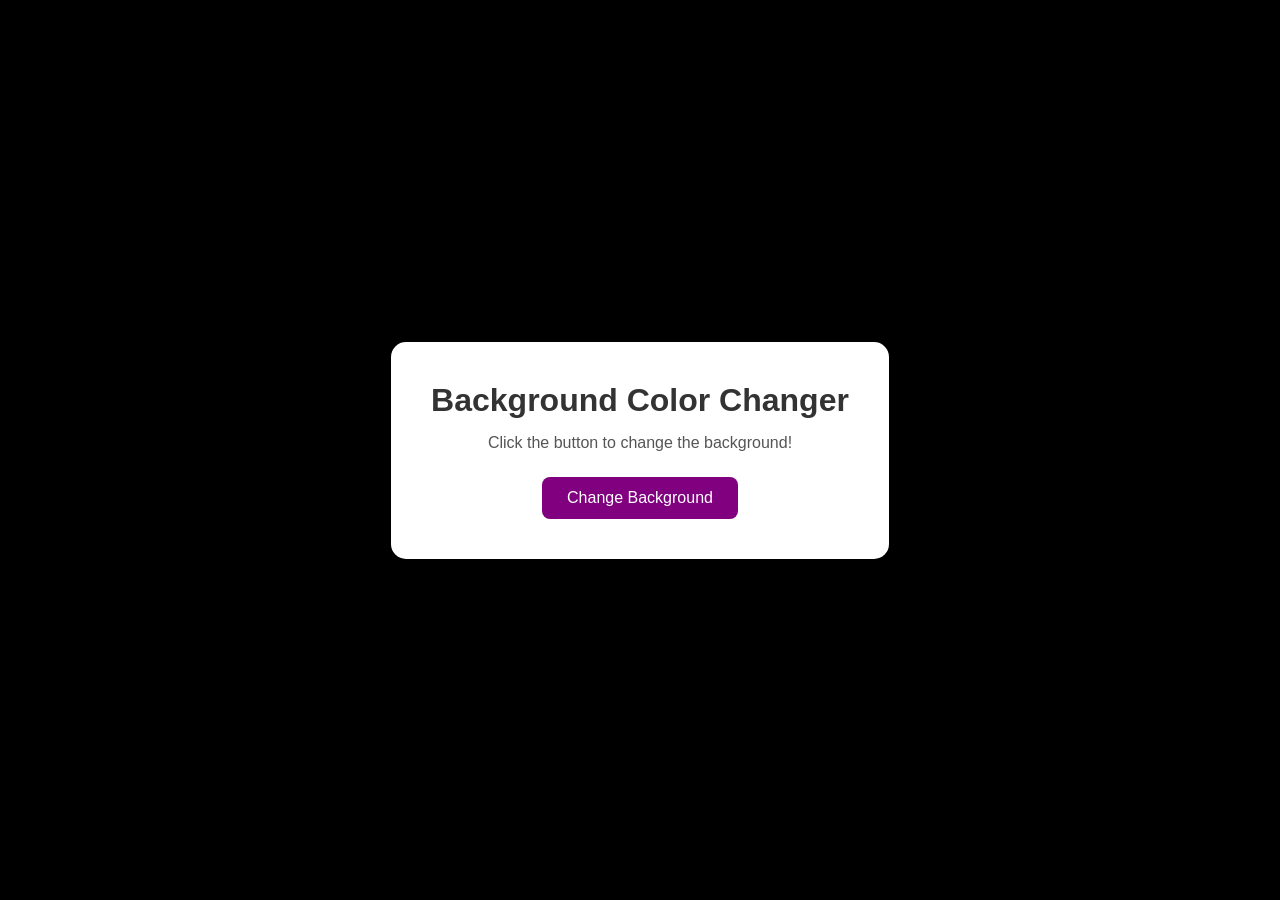
<file: Background-Change/index.html>
<!DOCTYPE html>
<html lang="en">
<head>
    <meta charset="UTF-8">
    <meta name="viewport" content="width=device-width, initial-scale=1.0">

    <title>Background Color Changer</title>

    <!-- CSS File -->
    <link rel="stylesheet" href="style.css">
</head>
<body>

    <div class="container">

        <h1>Background Color Changer</h1>

        <p>Click the button to change the background!</p>

        <button id="changeBtn">
            Change Background
        </button>

    </div>

    <!-- JavaScript File -->
    <script src="script.js"></script>

</body>
</html>
</file>
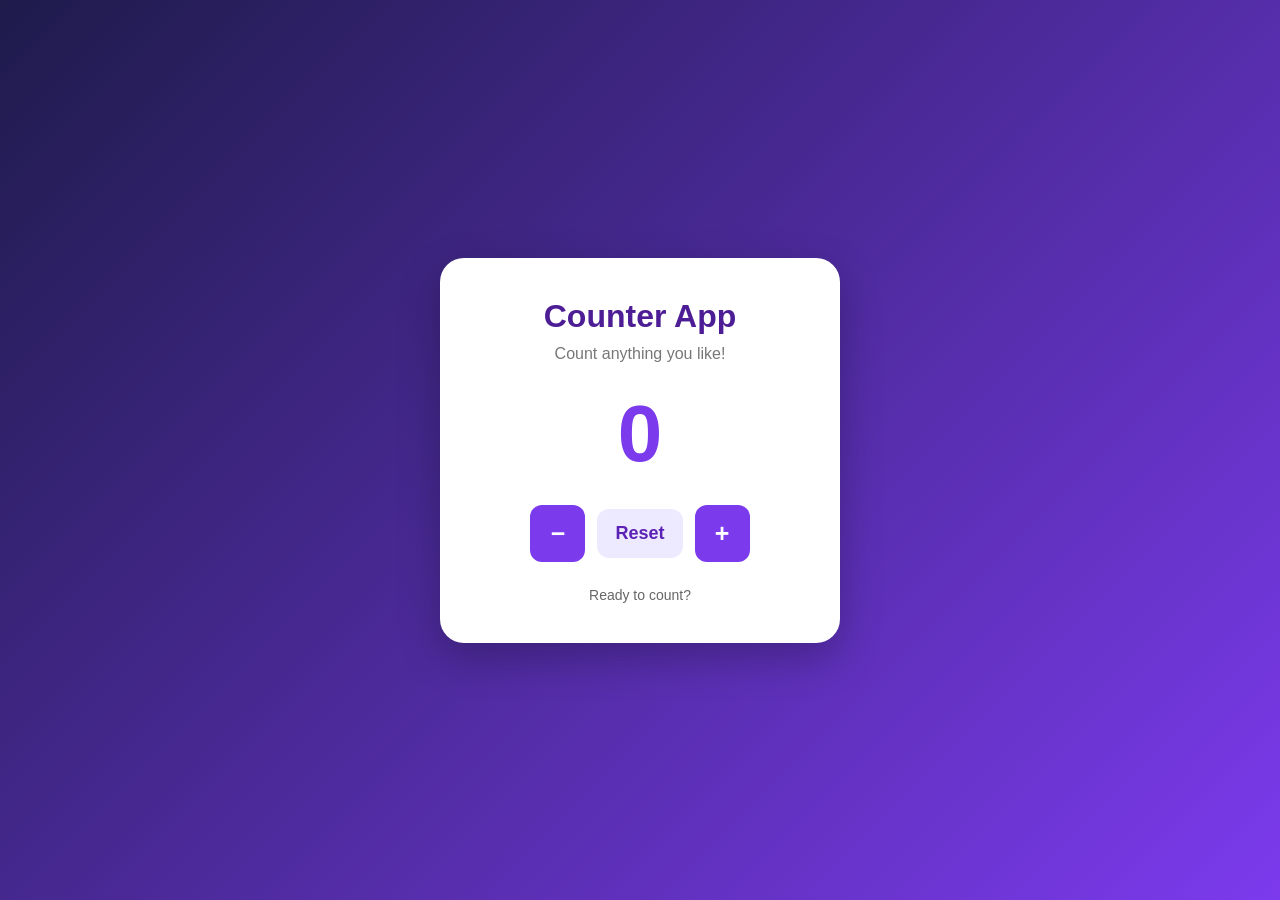
<file: Counter-App/index.html>
<!DOCTYPE html>
<html lang="en">
<head>
    <meta charset="UTF-8">
    <meta name="viewport" content="width=device-width, initial-scale=1.0">
    <title>Counter App</title>
    <link rel="stylesheet" href="style.css">
</head>
<body>

    <div class="counter-card">
        <h1>Counter App</h1>
        <p class="subtitle">Count anything you like!</p>

        <div id="count">0</div>

        <div class="buttons">
            <button class="decrease" onclick="decreaseCount()">−</button>
            <button class="reset" onclick="resetCount()">Reset</button>
            <button class="increase" onclick="increaseCount()">+</button>
        </div>

        <p class="message" id="message">Ready to count?</p>
    </div>

    <script src="script.js"></script>
</body>
</html>
</file>
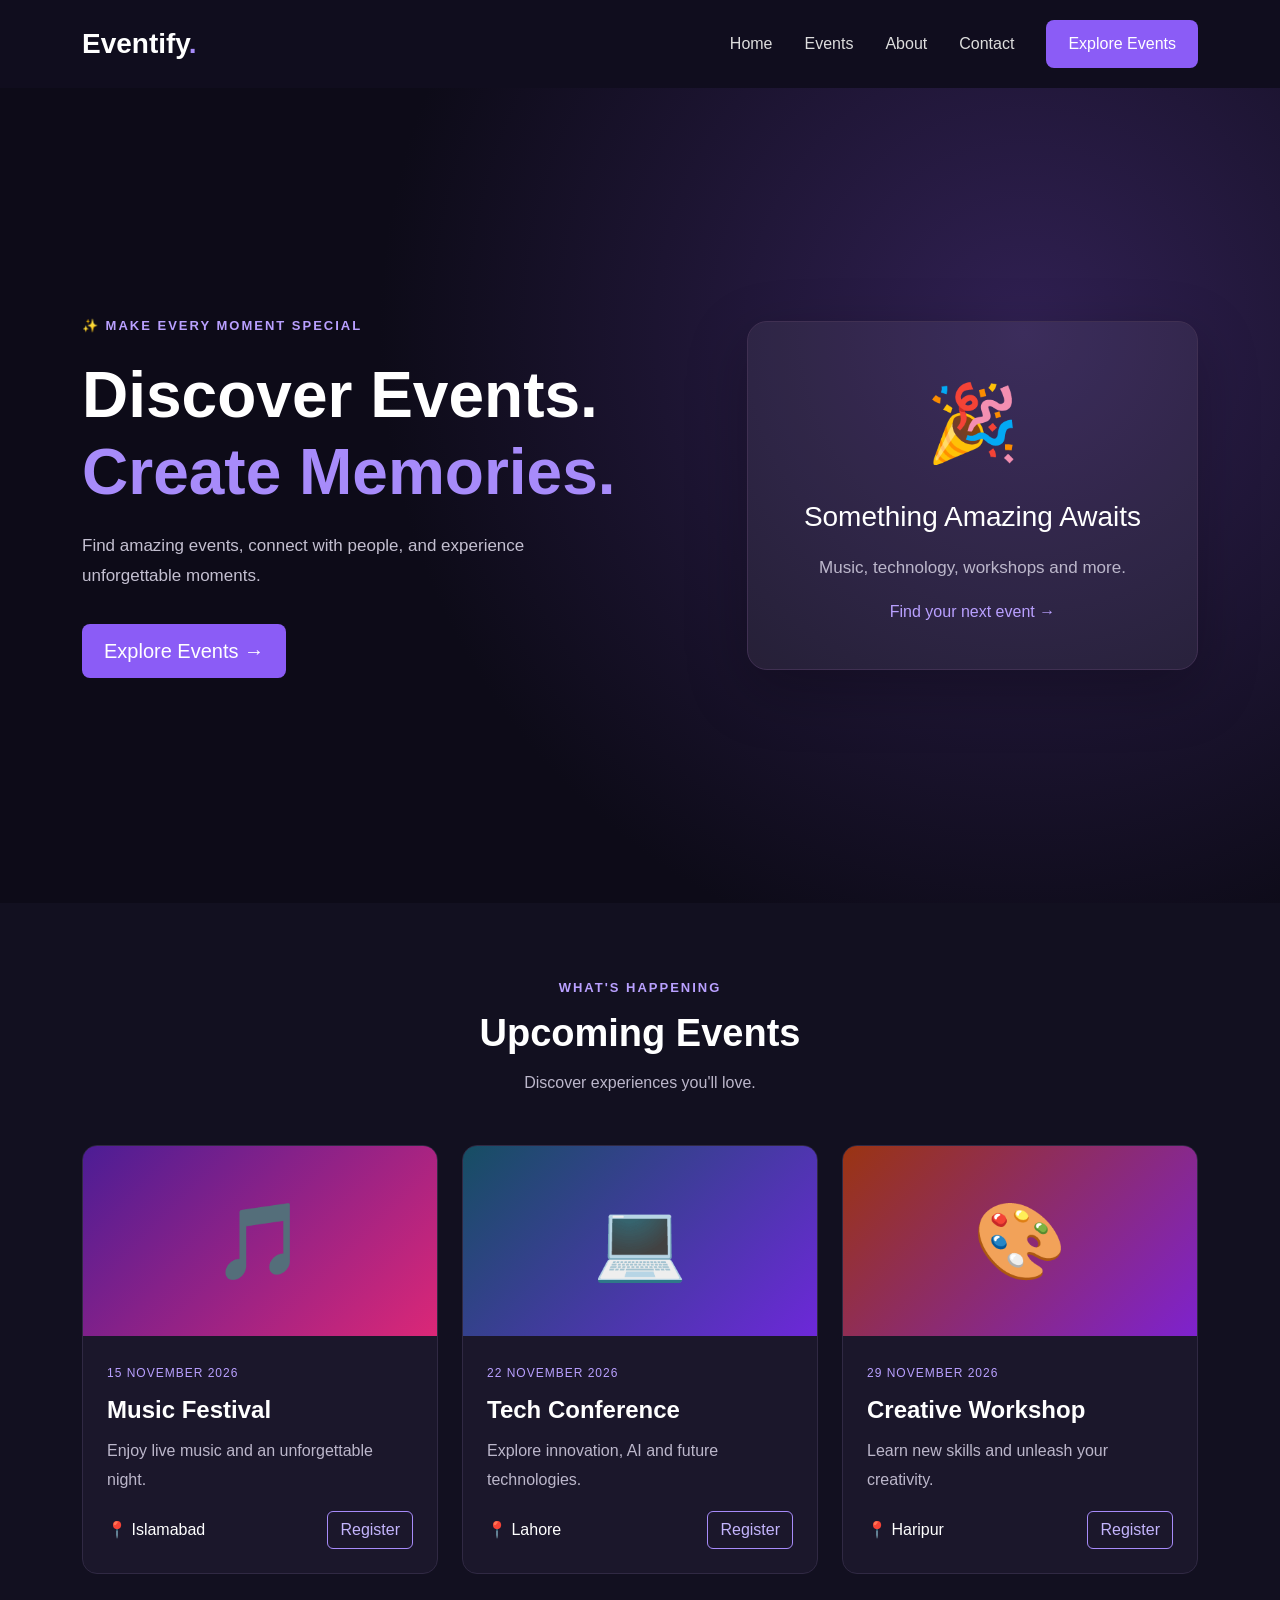
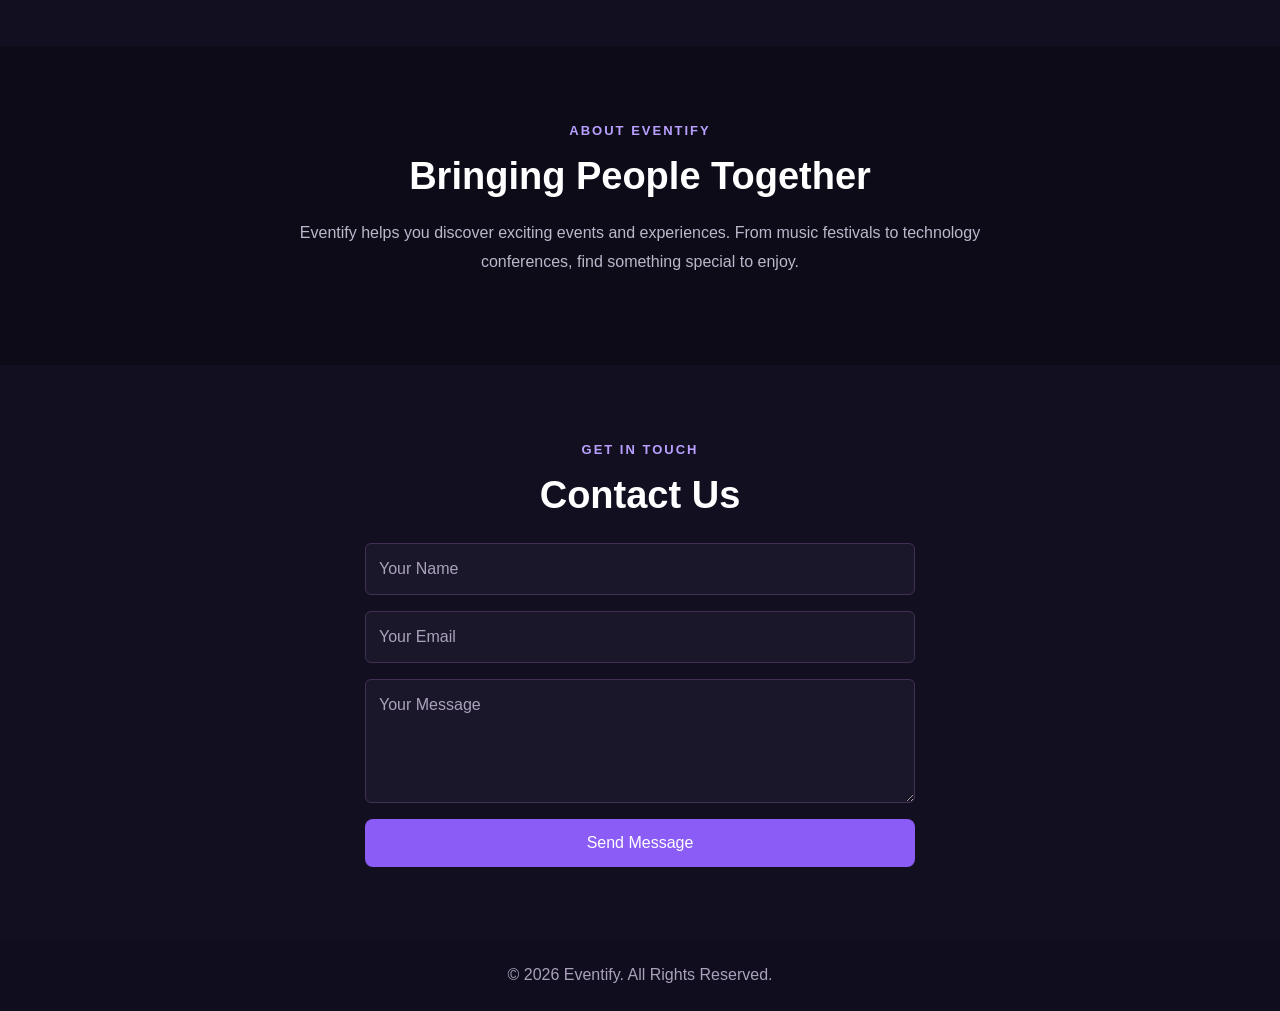
<file: event4th/index.html>
<!DOCTYPE html>
<html lang="en">
<head>
    <meta charset="UTF-8">
    <meta name="viewport" content="width=device-width, initial-scale=1.0">
    <title>Eventify | Discover Events</title>

    <link href="https://cdn.jsdelivr.net/npm/bootstrap@5.3.3/dist/css/bootstrap.min.css"
          rel="stylesheet">
    <link rel="stylesheet" href="style.css">
</head>
<body>

<!-- Navbar -->
<nav class="navbar navbar-expand-lg navbar-dark">
    <div class="container">
        <a class="navbar-brand fw-bold" href="#">Eventify<span>.</span></a>

        <button class="navbar-toggler" type="button"
                data-bs-toggle="collapse" data-bs-target="#navbarMenu"
                aria-label="Toggle navigation">
            <span class="navbar-toggler-icon"></span>
        </button>

        <div class="collapse navbar-collapse" id="navbarMenu">
            <ul class="navbar-nav ms-auto align-items-lg-center">
                <li class="nav-item"><a class="nav-link" href="#home">Home</a></li>
                <li class="nav-item"><a class="nav-link" href="#events">Events</a></li>
                <li class="nav-item"><a class="nav-link" href="#about">About</a></li>
                <li class="nav-item"><a class="nav-link" href="#contact">Contact</a></li>
                <li class="nav-item ms-lg-3">
                    <a class="btn btn-purple" href="#events">Explore Events</a>
                </li>
            </ul>
        </div>
    </div>
</nav>

<!-- Hero Section -->
<section class="hero" id="home">
    <div class="container">
        <div class="row align-items-center min-vh-75">
            <div class="col-lg-7">
                <span class="badge-text">✨ MAKE EVERY MOMENT SPECIAL</span>
                <h1>Discover Events.<br>
                    <span>Create Memories.</span>
                </h1>
                <p>
                    Find amazing events, connect with people,
                    and experience unforgettable moments.
                </p>
                <a href="#events" class="btn btn-purple btn-lg mt-3">
                    Explore Events →
                </a>
            </div>

            <div class="col-lg-5 mt-5 mt-lg-0">
                <div class="hero-card">
                    <div class="hero-icon">🎉</div>
                    <h3>Something Amazing Awaits</h3>
                    <p>Music, technology, workshops and more.</p>
                    <a href="#events">Find your next event →</a>
                </div>
            </div>
        </div>
    </div>
</section>

<!-- Events Section -->
<section class="events-section py-5" id="events">
    <div class="container py-4">
        <div class="text-center mb-5">
            <span class="section-label">WHAT'S HAPPENING</span>
            <h2>Upcoming Events</h2>
            <p>Discover experiences you'll love.</p>
        </div>

        <div class="row g-4">

            <div class="col-md-6 col-lg-4">
                <div class="event-card">
                    <div class="event-image music">🎵</div>
                    <div class="p-4">
                        <span class="event-date">15 NOVEMBER 2026</span>
                        <h4>Music Festival</h4>
                        <p>Enjoy live music and an unforgettable night.</p>
                        <div class="d-flex justify-content-between align-items-center">
                            <span>📍 Islamabad</span>
                            <button class="btn btn-outline-purple"
                                    onclick="registerEvent('Music Festival')">
                                Register
                            </button>
                        </div>
                    </div>
                </div>
            </div>

            <div class="col-md-6 col-lg-4">
                <div class="event-card">
                    <div class="event-image tech">💻</div>
                    <div class="p-4">
                        <span class="event-date">22 NOVEMBER 2026</span>
                        <h4>Tech Conference</h4>
                        <p>Explore innovation, AI and future technologies.</p>
                        <div class="d-flex justify-content-between align-items-center">
                            <span>📍 Lahore</span>
                            <button class="btn btn-outline-purple"
                                    onclick="registerEvent('Tech Conference')">
                                Register
                            </button>
                        </div>
                    </div>
                </div>
            </div>

            <div class="col-md-6 col-lg-4">
                <div class="event-card">
                    <div class="event-image art">🎨</div>
                    <div class="p-4">
                        <span class="event-date">29 NOVEMBER 2026</span>
                        <h4>Creative Workshop</h4>
                        <p>Learn new skills and unleash your creativity.</p>
                        <div class="d-flex justify-content-between align-items-center">
                            <span>📍 Haripur</span>
                            <button class="btn btn-outline-purple"
                                    onclick="registerEvent('Creative Workshop')">
                                Register
                            </button>
                        </div>
                    </div>
                </div>
            </div>

        </div>
    </div>
</section>

<!-- About Section -->
<section class="about-section py-5" id="about">
    <div class="container py-4 text-center">
        <span class="section-label">ABOUT EVENTIFY</span>
        <h2>Bringing People Together</h2>
        <p class="about-text mx-auto">
            Eventify helps you discover exciting events and
            experiences. From music festivals to technology
            conferences, find something special to enjoy.
        </p>
    </div>
</section>

<!-- Contact Section -->
<section class="contact-section py-5" id="contact">
    <div class="container py-4">
        <div class="text-center mb-4">
            <span class="section-label">GET IN TOUCH</span>
            <h2>Contact Us</h2>
        </div>

        <form class="contact-form mx-auto" onsubmit="sendMessage(event)">
            <input type="text" id="name" class="form-control mb-3"
                   placeholder="Your Name" required>

            <input type="email" id="email" class="form-control mb-3"
                   placeholder="Your Email" required>

            <textarea id="message" class="form-control mb-3"
                      rows="4" placeholder="Your Message" required></textarea>

            <button class="btn btn-purple w-100" type="submit">
                Send Message
            </button>
        </form>
    </div>
</section>

<!-- Footer -->
<footer class="text-center py-4">
    <p class="mb-0">© 2026 Eventify. All Rights Reserved.</p>
</footer>

<script src="https://cdn.jsdelivr.net/npm/bootstrap@5.3.3/dist/js/bootstrap.bundle.min.js"></script>
<script src="script.js"></script>
</body>
</html>
</file>
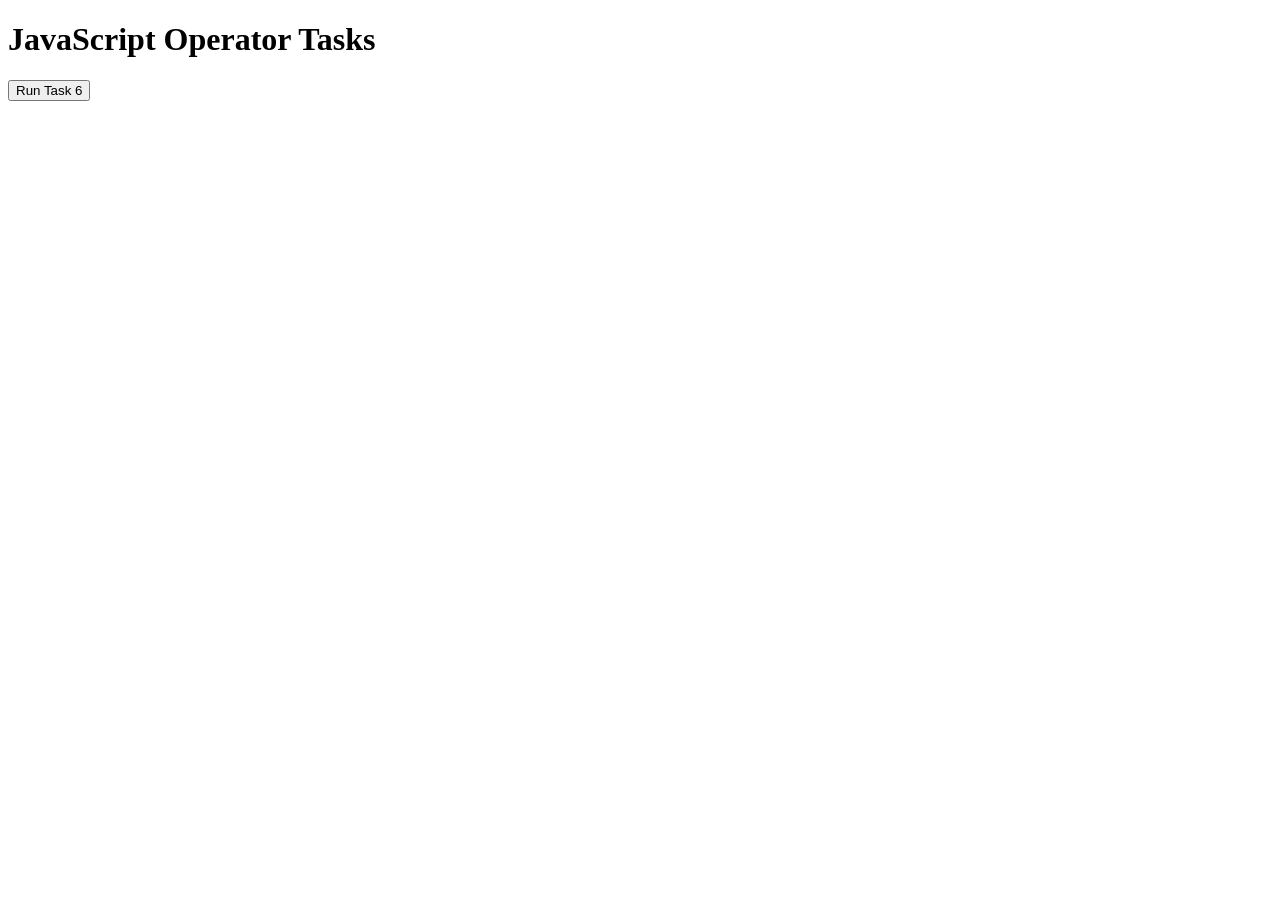
<file: Lab 6/index.html>
<!DOCTYPE html>
<html>
<head>
  <title>Lab 6 - JavaScript Operators</title>
</head>
<body>
  <h1>JavaScript Operator Tasks</h1>
  <button onclick="task6()">Run Task 6</button>
  <div id="output"></div>

  <script src="script.js"></script>
</body>
</html>
</file>
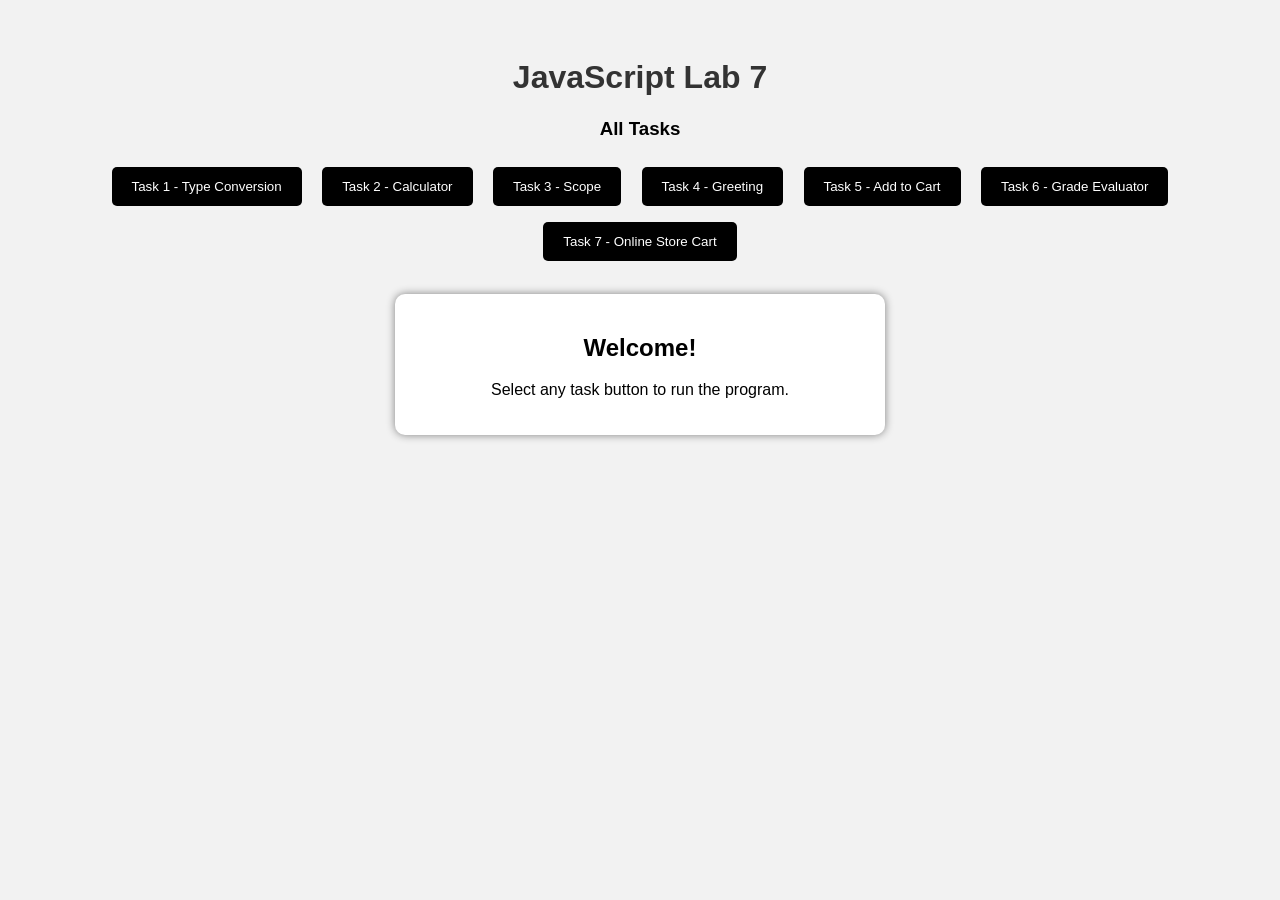
<file: Lab 7/index.html>
<!DOCTYPE html>
<html>
<head>
    <title>JavaScript Lab 7</title>

    <style>
        body {
            font-family: Arial, sans-serif;
            background-color: #f2f2f2;
            text-align: center;
            padding: 30px;
        }

        h1 {
            color: #333;
        }

        button {
            padding: 12px 20px;
            margin: 8px;
            background-color: black;
            color: white;
            border: none;
            border-radius: 5px;
            cursor: pointer;
        }

        button:hover {
            background-color: purple;
        }

        #result {
            background-color: white;
            padding: 20px;
            margin: 25px auto;
            max-width: 450px;
            border-radius: 10px;
            box-shadow: 0 0 8px gray;
        }
    </style>
</head>

<body>

    <h1>JavaScript Lab 7</h1>
    <h3>All Tasks</h3>

    <button onclick="task1()">Task 1 - Type Conversion</button>

    <button onclick="task2()">Task 2 - Calculator</button>

    <button onclick="task3()">Task 3 - Scope</button>

    <button onclick="task4()">Task 4 - Greeting</button>

    <button onclick="task5()">Task 5 - Add to Cart</button>

    <button onclick="evaluateStudent()">Task 6 - Grade Evaluator</button>

    <button onclick="mainFunction()">Task 7 - Online Store Cart</button>

    <div id="result">
        <h2>Welcome!</h2>
        <p>Select any task button to run the program.</p>
    </div>

    <script src="script.js"></script>

</body>
</html>
</file>
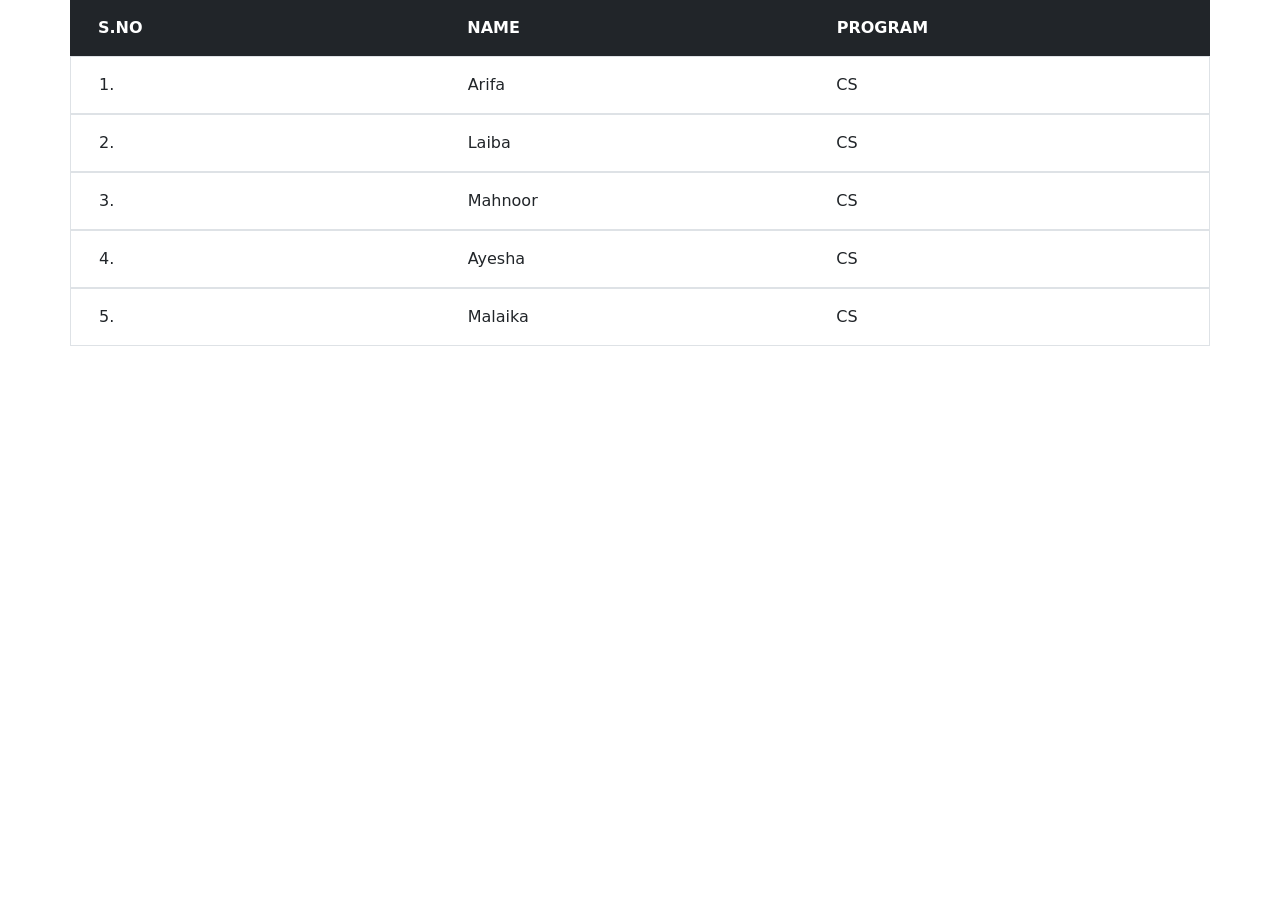
<file: Third-Lab/bootstrap.html>
<!doctype html>
<html lang="en">
  <head>
    <meta charset="UTF-8" />
    <meta name="viewport" content="width=device-width, initial-scale=1.0" />
    <title>Document</title>
    <link
      href="https://cdn.jsdelivr.net/npm/bootstrap@5.0.2/dist/css/bootstrap.min.css"
      rel="stylesheet"
      integrity="sha384-EVSTQN3/azprG1Anm3QDgpJLIm9Nao0Yz1ztcQTwFspd3yD65VohhpuuCOmLASjC"
      crossorigin="anonymous"
    />
  </head>
  <body >
    <div class="container">
        <div class="row bg-dark text-white fw-bold p-3">
            <div class="col">
                S.NO
            </div>
            <div class="col">
                NAME
            </div>
            <div class="col">
                PROGRAM
            </div>
        </div>
    </div>
    <div class="container">
        <div class="row border p-3">
            <div class="col">1.</div>
            <div class="col">Arifa</div>
            <div class="col">CS</div>

        </div>
        <div class="row border p-3">
            <div class="col">2.</div>
            <div class="col">Laiba</div>
            <div class="col">CS</div>

        </div>
        <div class="row border p-3">
            <div class="col">3.</div>
            <div class="col">Mahnoor</div>
            <div class="col">CS</div>

        </div>
        <div class="row border p-3">
            <div class="col">4.</div>
            <div class="col">Ayesha</div>
            <div class="col">CS</div>

        </div>
        <div class="row border p-3">
            <div class="col">5.</div>
            <div class="col">Malaika</div>
            <div class="col">CS</div>

        </div>
        
    </div>
  </body>
</html>
</file>
<file: Background-Change/style.css>
* {
    margin: 0;
    padding: 0;
    box-sizing: border-box;
}


body {
    font-family: Arial, sans-serif;
    background-color: black;
    min-height: 100vh;
    display: flex;
    justify-content: center;
    align-items: center;
    transition: background-color 0.5s ease;
}


.container {
    text-align: center;
    background-color: white;
    padding: 40px;
    border-radius: 15px;
    box-shadow: 0 5px 15px rgba(0, 0, 0, 0.2);
}

h1 {
    margin-bottom: 15px;
    color: #333;
}

p {
    margin-bottom: 25px;
    color: #555;
}

button {
    background-color: purple;
    color: white;
    padding: 12px 25px;
    border: none;
    border-radius: 8px;
    font-size: 16px;
    cursor: pointer;
}

button:hover {
    background-color: darkblue;
}
</file>
<file: Counter-App/style.css>
* {
    margin: 0;
    padding: 0;
    box-sizing: border-box;
}

body {
    font-family: Arial, sans-serif;
    min-height: 100vh;
    display: flex;
    justify-content: center;
    align-items: center;
    background: linear-gradient(135deg, #1e1b4b, #7c3aed);
    padding: 20px;
}

.counter-card {
    background: white;
    width: 100%;
    max-width: 400px;
    padding: 40px 25px;
    border-radius: 24px;
    text-align: center;
    box-shadow: 0 15px 40px rgba(0, 0, 0, 0.25);
}

h1 {
    color: #4c1d95;
    font-size: 32px;
    margin-bottom: 10px;
}

.subtitle {
    color: #777;
    margin-bottom: 25px;
}

#count {
    font-size: 80px;
    font-weight: bold;
    color: #7c3aed;
    margin: 25px 0;
    transition: transform 0.2s;
}

.buttons {
    display: flex;
    justify-content: center;
    align-items: center;
    gap: 12px;
}

button {
    border: none;
    border-radius: 12px;
    padding: 14px 18px;
    font-size: 18px;
    font-weight: bold;
    cursor: pointer;
    transition: 0.2s;
}

button:hover {
    transform: translateY(-3px);
    opacity: 0.85;
}

.decrease,
.increase {
    background: #7c3aed;
    color: white;
    font-size: 25px;
    width: 55px;
}

.reset {
    background: #ede9fe;
    color: #5b21b6;
}

.message {
    margin-top: 25px;
    color: #666;
    font-size: 14px;
}

@media (max-width: 360px) {
    .counter-card {
        padding: 30px 15px;
    }

    button {
        padding: 12px;
    }
}
</file>
<file: event4th/style.css>
* {
    margin: 0;
    padding: 0;
    box-sizing: border-box;
}

html {
    scroll-behavior: smooth;
}

body {
    font-family: Arial, sans-serif;
    background: #0d0b18;
    color: #ffffff;
}

.navbar {
    background: #100d1e;
    padding: 18px 0;
}

.navbar-brand {
    font-size: 28px;
}

.navbar-brand span,
.hero h1 span {
    color: #a78bfa;
}

.nav-link {
    margin: 0 8px;
    color: #ddd !important;
}

.nav-link:hover {
    color: #a78bfa !important;
}

.btn-purple {
    background: #8b5cf6;
    color: white;
    border: none;
    border-radius: 8px;
    padding: 12px 22px;
    transition: 0.3s;
}

.btn-purple:hover {
    background: #7041dc;
    color: white;
    transform: translateY(-2px);
}

.hero {
    padding: 70px 0;
    background: radial-gradient(
        circle at 80% 30%, #302052 0%, #0d0b18 55%
    );
}

.min-vh-75 {
    min-height: 75vh;
}

.badge-text,
.section-label {
    color: #b9a0ff;
    font-size: 13px;
    letter-spacing: 2px;
    font-weight: bold;
}

.hero h1 {
    font-size: clamp(38px, 5vw, 64px);
    font-weight: 800;
    line-height: 1.2;
    margin-top: 20px;
}

.hero p {
    color: #c3bfd0;
    font-size: 17px;
    line-height: 1.8;
    max-width: 520px;
    margin-top: 20px;
}

.hero-card {
    background: rgba(255, 255, 255, 0.06);
    border: 1px solid #403052;
    padding: 45px 30px;
    text-align: center;
    border-radius: 20px;
    box-shadow: 0 20px 60px #00000040;
}

.hero-icon {
    font-size: 75px;
    margin-bottom: 20px;
}

.hero-card p,
.events-section p,
.about-text {
    color: #bcb7cb;
    line-height: 1.8;
}

.hero-card a {
    color: #b9a0ff;
    text-decoration: none;
}

.events-section {
    background: #121020;
}

.events-section h2,
.about-section h2,
.contact-section h2 {
    font-size: 38px;
    font-weight: 700;
    margin: 12px 0;
}

.event-card {
    background: #1b172b;
    border: 1px solid #302943;
    border-radius: 15px;
    overflow: hidden;
    height: 100%;
    transition: 0.3s;
}

.event-card:hover {
    transform: translateY(-8px);
    border-color: #8b5cf6;
    box-shadow: 0 15px 35px #00000040;
}

.event-image {
    height: 190px;
    display: flex;
    align-items: center;
    justify-content: center;
    font-size: 75px;
}

.music {
    background: linear-gradient(135deg, #4c1d95, #db2777);
}

.tech {
    background: linear-gradient(135deg, #164e63, #6d28d9);
}

.art {
    background: linear-gradient(135deg, #9a3412, #7e22ce);
}

.event-date {
    font-size: 12px;
    color: #b9a0ff;
    letter-spacing: 1px;
}

.event-card h4 {
    margin: 12px 0;
    font-weight: bold;
}

.event-card p {
    min-height: 55px;
}

.btn-outline-purple {
    border: 1px solid #a78bfa;
    color: #c4b5fd;
}

.btn-outline-purple:hover {
    background: #8b5cf6;
    color: white;
}

.about-section {
    background: #0d0b18;
}

.about-text {
    max-width: 700px;
    margin-top: 20px;
}

.contact-section {
    background: #121020;
}

.contact-form {
    max-width: 550px;
}

.form-control {
    background: #1b172b;
    color: white;
    border: 1px solid #403052;
    padding: 13px;
}

.form-control:focus {
    background: #1b172b;
    color: white;
    border-color: #8b5cf6;
    box-shadow: 0 0 0 3px #8b5cf633;
}

.form-control::placeholder {
    color: #aaa2ba;
}

footer {
    background: #100d1e;
    color: #aaa2ba;
}

@media (max-width: 768px) {
    .hero {
        text-align: center;
        padding: 55px 0;
    }

    .hero p {
        margin-left: auto;
        margin-right: auto;
    }

    .hero h1 {
        font-size: 40px;
    }

    .events-section h2,
    .about-section h2,
    .contact-section h2 {
        font-size: 30px;
    }

    .min-vh-75 {
        min-height: auto;
    }
}
</file>
